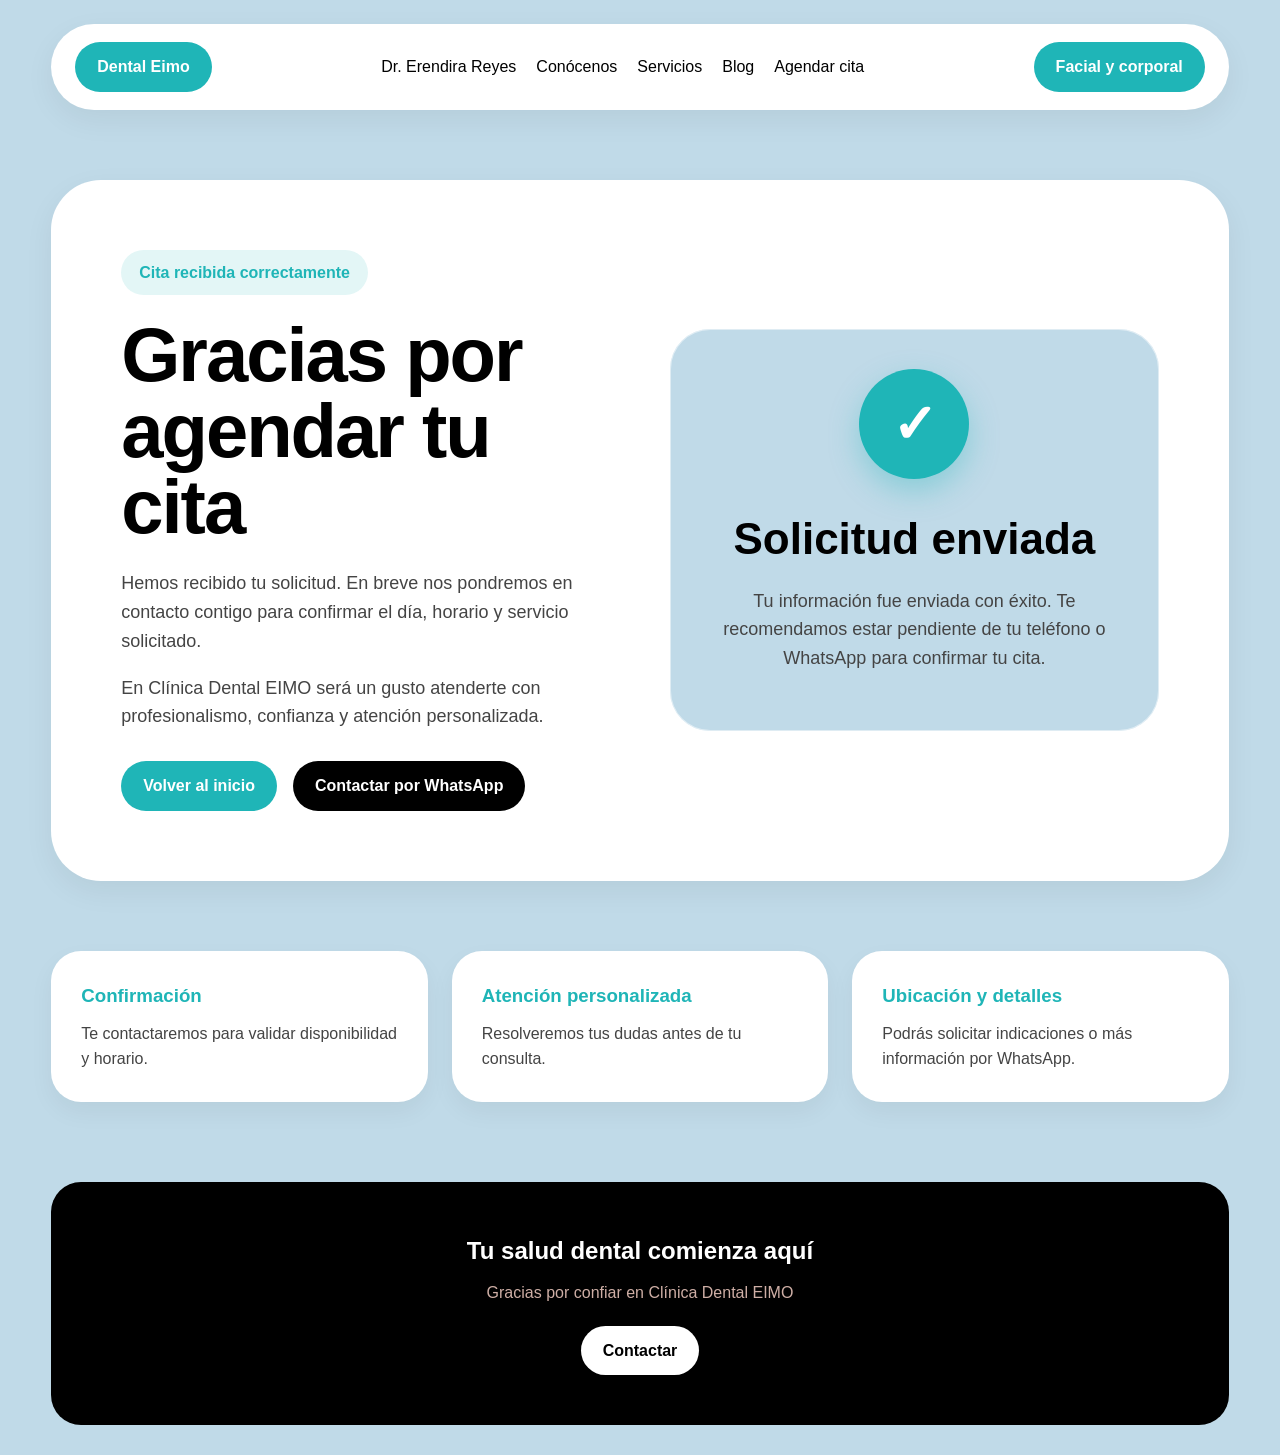
<file: Dagradecer.html>
<!DOCTYPE html>
<html lang="es">
<head>
<meta charset="UTF-8">
<meta name="viewport" content="width=device-width, initial-scale=1.0">
<title>Gracias por agendar | Clínica Dental EIMO</title>

<style>
:root {
  --primary: #84bac9;
  --secondary: #ceaea5;
  --accent: #1fb5b7;
  --light: #c0dae8;
  --dark: #000000;
  --white: #ffffff;
}

* {
  margin: 0;
  padding: 0;
  box-sizing: border-box;
}

body {
  font-family: Inter, Arial, sans-serif;
  background: var(--light);
  color: var(--dark);
  line-height: 1.6;
  overflow-x: hidden;
}

/* NAVBAR */
.navbar {
  width: 92%;
  margin: 24px auto;
  padding: 18px 24px;
  background: var(--white);
  border-radius: 50px;
  display: flex;
  justify-content: space-between;
  box-shadow: 0 10px 30px rgba(0,0,0,0.06);
  align-items: center;
  gap: 20px;
  flex-wrap: wrap;
}

nav {
  display: flex;
  gap: 20px;
  flex-wrap: wrap;
  justify-content: center;
}

nav a {
  text-decoration: none;
  color: var(--dark);
  font-weight: 500;
}

/* BOTONES */
.btn {
  background: var(--accent);
  color: var(--white);
  padding: 12px 22px;
  border-radius: 30px;
  text-decoration: none;
  font-weight: 600;
  border: none;
  cursor: pointer;
  display: inline-flex;
  justify-content: center;
  align-items: center;
  text-align: center;
  transition: 0.3s ease;
}

.btn:hover {
  opacity: 0.9;
  transform: translateY(-3px);
}

/* HERO GRACIAS */
.thanks {
  width: 92%;
  min-height: 620px;
  margin: 70px auto;
  padding: 70px;
  background: var(--white);
  border-radius: 50px;
  display: grid;
  grid-template-columns: 1fr 1fr;
  gap: 60px;
  align-items: center;
  box-shadow: 0 10px 30px rgba(0,0,0,0.06);
}

.thanks-content span {
  display: inline-block;
  background: rgba(31, 181, 183, 0.12);
  color: var(--accent);
  padding: 10px 18px;
  border-radius: 30px;
  font-weight: 700;
  margin-bottom: 22px;
}

.thanks h1 {
  font-size: clamp(38px, 6vw, 76px);
  line-height: 1;
  letter-spacing: -2px;
  margin-bottom: 24px;
}

.thanks p {
  color: #444;
  font-size: 18px;
  margin-bottom: 18px;
}

.actions {
  display: flex;
  gap: 16px;
  flex-wrap: wrap;
  margin-top: 30px;
}

.btn.secondary {
  background: var(--dark);
  color: var(--white);
}

/* CARD */
.confirmation-card {
  background: var(--light);
  border-radius: 40px;
  padding: 40px;
  text-align: center;
  box-shadow: inset 0 0 0 1px rgba(255,255,255,0.5);
}

.check {
  width: 110px;
  height: 110px;
  margin: 0 auto 25px;
  background: var(--accent);
  color: var(--white);
  border-radius: 50%;
  display: flex;
  align-items: center;
  justify-content: center;
  font-size: 54px;
  font-weight: 800;
  box-shadow: 0 12px 30px rgba(31,181,183,0.35);
}

.confirmation-card h2 {
  font-size: clamp(28px, 4vw, 44px);
  margin-bottom: 12px;
}

.confirmation-card p {
  color: #444;
}

/* INFO */
.info {
  width: 92%;
  margin: 70px auto;
  display: grid;
  grid-template-columns: repeat(auto-fit, minmax(260px, 1fr));
  gap: 24px;
}

.info-card {
  background: var(--white);
  padding: 30px;
  border-radius: 30px;
  box-shadow: 0 10px 25px rgba(0,0,0,0.05);
}

.info-card h3 {
  color: var(--accent);
  margin-bottom: 10px;
}

.info-card p {
  color: #444;
}

/* FOOTER */
footer {
  width: 92%;
  margin: 80px auto 30px;
  background: var(--dark);
  color: var(--white);
  padding: 50px;
  border-radius: 30px;
  text-align: center;
}

footer p {
  color: var(--secondary);
  margin-top: 10px;
  margin-bottom: 20px;
}

footer .btn {
  background: var(--white);
  color: var(--dark);
}

/* RESPONSIVE */
@media (max-width: 900px) {

  .navbar {
    flex-direction: column;
    gap: 20px;
    border-radius: 30px;
  }

  .thanks {
    grid-template-columns: 1fr;
    padding: 40px 28px;
    border-radius: 35px;
    margin-top: 45px;
  }

  .actions {
    flex-direction: column;
  }

  .btn {
    width: 100%;
  }
}

@media (max-width: 480px) {

  .thanks {
    width: 95%;
    padding: 32px 22px;
  }

  .thanks p {
    font-size: 15px;
  }

  .confirmation-card {
    padding: 28px;
    border-radius: 28px;
  }

  .check {
    width: 86px;
    height: 86px;
    font-size: 42px;
  }

  footer {
    width: 95%;
    padding: 35px 24px;
  }
}
</style>
</head>

<body>

<!-- NAVBAR -->
<div class="navbar">

  <a class="btn" href="index.html">Dental Eimo</a>

  <nav>
    <a href="Ddentista.html">Dr. Erendira Reyes</a>
    <a href="Dconocenos.html">Conócenos</a>
    <a href="Dservicios.html">Servicios</a>
    <a href="Dblog.html">Blog</a>
    <a href="Dagendarcita.html">Agendar cita</a>
  </nav>

  <a class="btn" href="FfacialCorporal.html">Facial y corporal</a>

</div>

<!-- GRACIAS -->
<section class="thanks">

  <div class="thanks-content">
    <span>Cita recibida correctamente</span>

    <h1>Gracias por agendar tu cita</h1>

    <p>
      Hemos recibido tu solicitud. En breve nos pondremos en contacto contigo
      para confirmar el día, horario y servicio solicitado.
    </p>

    <p>
      En Clínica Dental EIMO será un gusto atenderte con profesionalismo,
      confianza y atención personalizada.
    </p>

    <div class="actions">
      <a href="index.html" class="btn">Volver al inicio</a>
      <a href="https://w.app/zdmcqv" class="btn secondary">Contactar por WhatsApp</a>
    </div>
  </div>

  <div class="confirmation-card">
    <div class="check">✓</div>
    <h2>Solicitud enviada</h2>
    <p>
      Tu información fue enviada con éxito. Te recomendamos estar pendiente
      de tu teléfono o WhatsApp para confirmar tu cita.
    </p>
  </div>

</section>

<!-- INFORMACIÓN -->
<section class="info">

  <div class="info-card">
    <h3>Confirmación</h3>
    <p>Te contactaremos para validar disponibilidad y horario.</p>
  </div>

  <div class="info-card">
    <h3>Atención personalizada</h3>
    <p>Resolveremos tus dudas antes de tu consulta.</p>
  </div>

  <div class="info-card">
    <h3>Ubicación y detalles</h3>
    <p>Podrás solicitar indicaciones o más información por WhatsApp.</p>
  </div>

</section>

<!-- FOOTER -->
<footer>

  <h2>Tu salud dental comienza aquí</h2>

  <p>
    Gracias por confiar en Clínica Dental EIMO
  </p>

  <a href="https://w.app/zdmcqv" class="btn">
    Contactar
  </a>

</footer>

</body>
</html>
</file>
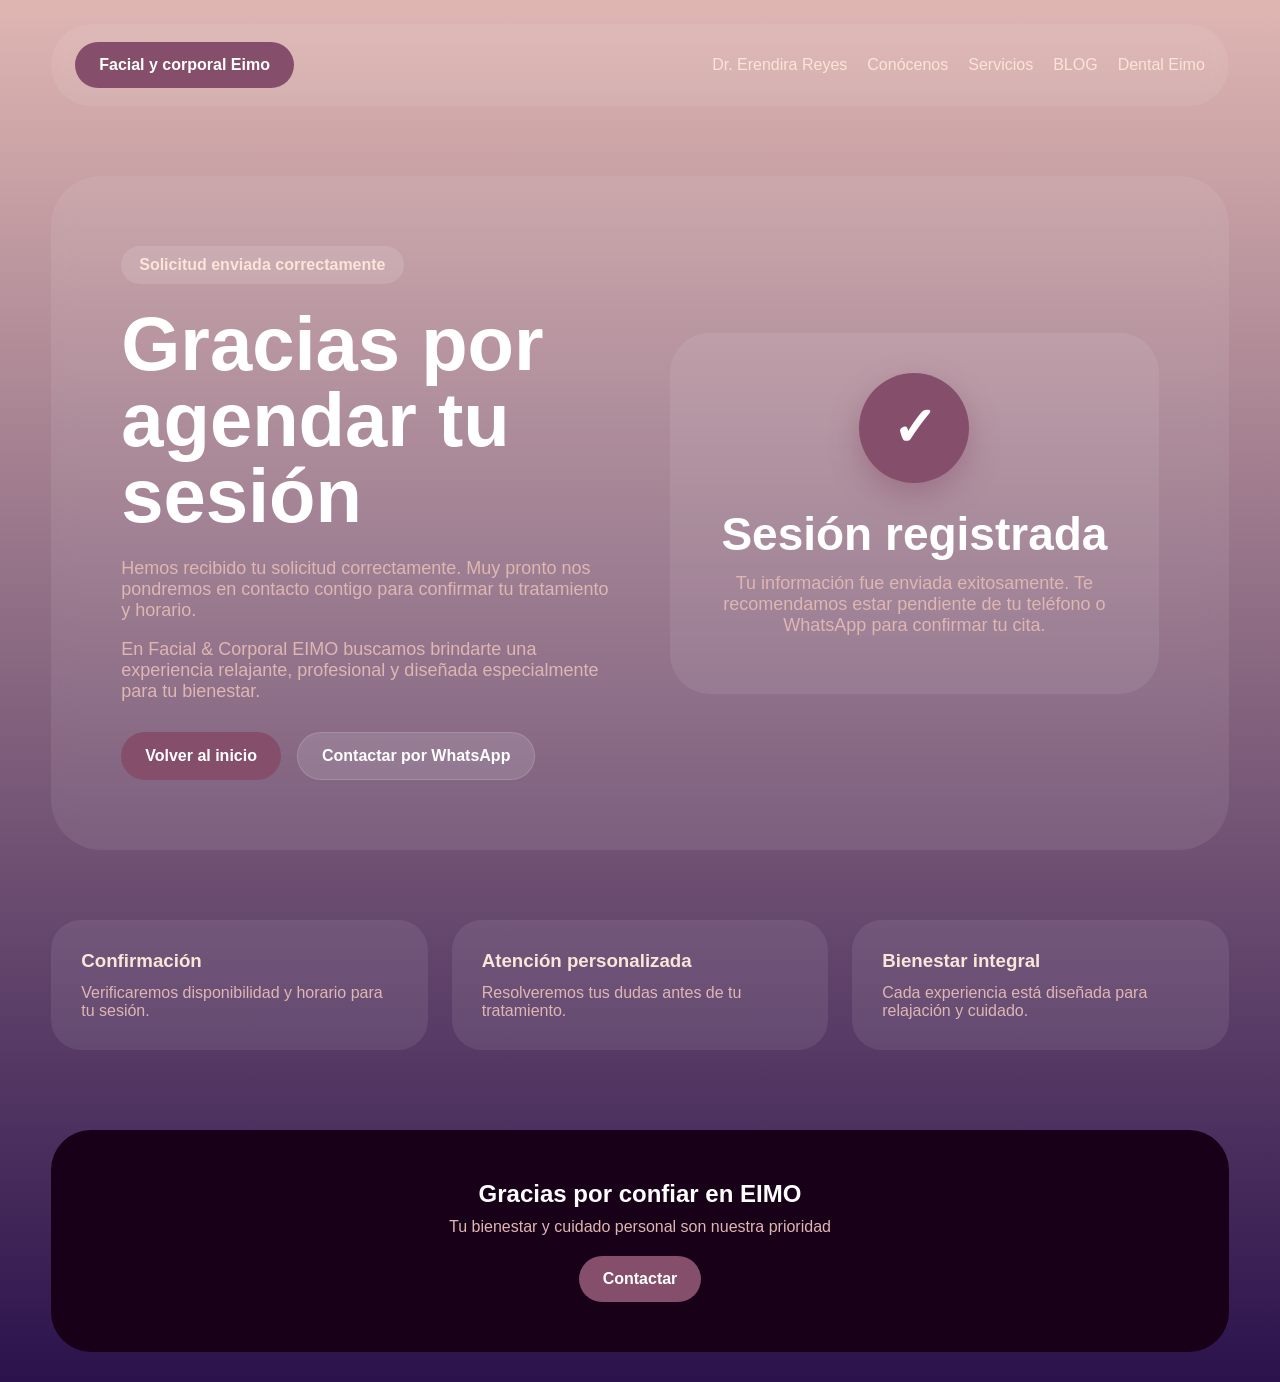
<file: Fagardecer.html>
<!DOCTYPE html>
<html lang="es">
<head>
<meta charset="UTF-8">
<meta name="viewport" content="width=device-width, initial-scale=1.0">
<title>Gracias por agendar | Facial & Corporal EIMO</title>

<style>
:root {
  --dark: #190019;
  --primary: #2B124C;
  --secondary: #522B5B;
  --accent: #854F6C;
  --soft: #DFB6B2;
  --light: #FBE4D8;
}

* {
  margin: 0;
  padding: 0;
  box-sizing: border-box;
}

body {
  font-family: Inter, Arial, sans-serif;
  background: linear-gradient(180deg, var(--soft), var(--primary));
  color: white;
  overflow-x: hidden;
}

/* NAV */
.navbar {
  width: 92%;
  margin: 24px auto;
  padding: 18px 24px;
  background: rgba(255,255,255,0.08);
  backdrop-filter: blur(10px);
  border-radius: 50px;
  display: flex;
  justify-content: space-between;
  align-items: center;
  gap: 20px;
  flex-wrap: wrap;
}

nav {
  display: flex;
  gap: 20px;
  flex-wrap: wrap;
  justify-content: center;
}

nav a {
  color: var(--light);
  text-decoration: none;
  font-weight: 500;
}

/* BOTONES */
.btn {
  background: var(--accent);
  color: white;
  padding: 14px 24px;
  border-radius: 30px;
  text-decoration: none;
  font-weight: 600;
  display: inline-flex;
  align-items: center;
  justify-content: center;
  transition: 0.3s ease;
}

.btn:hover {
  transform: translateY(-3px);
}

.btn.secondary {
  background: rgba(255,255,255,0.12);
  border: 1px solid rgba(255,255,255,0.15);
}

/* HERO */
.thanks {
  width: 92%;
  min-height: 620px;
  margin: 70px auto;
  padding: 70px;
  border-radius: 50px;
  background: rgba(255,255,255,0.08);
  backdrop-filter: blur(10px);

  display: grid;
  grid-template-columns: 1fr 1fr;
  gap: 60px;
  align-items: center;
}

.badge {
  display: inline-block;
  background: rgba(255,255,255,0.12);
  color: var(--light);
  padding: 10px 18px;
  border-radius: 30px;
  margin-bottom: 22px;
  font-weight: 700;
}

.thanks h1 {
  font-size: clamp(38px, 6vw, 76px);
  line-height: 1;
  margin-bottom: 24px;
}

.thanks p {
  color: var(--soft);
  font-size: 18px;
  margin-bottom: 18px;
}

.actions {
  display: flex;
  gap: 16px;
  flex-wrap: wrap;
  margin-top: 30px;
}

/* CARD */
.confirmation-card {
  background: rgba(255,255,255,0.08);
  border-radius: 40px;
  padding: 40px;
  text-align: center;
}

.check {
  width: 110px;
  height: 110px;
  margin: 0 auto 24px;
  background: var(--accent);
  border-radius: 50%;
  display: flex;
  justify-content: center;
  align-items: center;
  font-size: 54px;
  font-weight: bold;
  box-shadow: 0 12px 30px rgba(133,79,108,0.45);
}

.confirmation-card h2 {
  font-size: clamp(28px, 4vw, 46px);
  margin-bottom: 12px;
}

.confirmation-card p {
  color: var(--soft);
}

/* INFO */
.info {
  width: 92%;
  margin: 70px auto;
  display: grid;
  grid-template-columns: repeat(auto-fit, minmax(260px, 1fr));
  gap: 24px;
}

.info-card {
  background: rgba(255,255,255,0.08);
  padding: 30px;
  border-radius: 30px;
  transition: 0.3s ease;
}

.info-card:hover {
  transform: translateY(-8px);
}

.info-card h3 {
  color: var(--light);
  margin-bottom: 12px;
}

.info-card p {
  color: var(--soft);
}

/* FOOTER */
footer {
  width: 92%;
  margin: 80px auto 30px;
  padding: 50px;
  border-radius: 40px;
  background: var(--dark);
  text-align: center;
}

footer h2 {
  margin-bottom: 10px;
}

footer p {
  color: var(--soft);
  margin-bottom: 20px;
}

/* RESPONSIVE */
@media (max-width: 900px) {

  .navbar {
    flex-direction: column;
    border-radius: 30px;
  }

  .thanks {
    grid-template-columns: 1fr;
    padding: 40px 28px;
    border-radius: 35px;
  }

  .actions {
    flex-direction: column;
  }

  .btn {
    width: 100%;
  }
}

@media (max-width: 480px) {

  .thanks {
    width: 95%;
    padding: 30px 22px;
  }

  .thanks p {
    font-size: 15px;
  }

  .confirmation-card {
    padding: 28px;
    border-radius: 28px;
  }

  .check {
    width: 86px;
    height: 86px;
    font-size: 42px;
  }

  footer {
    width: 95%;
    padding: 35px 24px;
  }
}
</style>
</head>

<body>

<!-- NAV -->
<div class="navbar">

  <a class="btn" href="FfacialCorporal.html">
    Facial y corporal Eimo
  </a>

  <nav>
    <a href="Ferendira.html">Dr. Erendira Reyes</a>
    <a href="Fconocefacial.html">Conócenos</a>
    <a href="Fservicios.html">Servicios</a>
    <a href="Fredesfacial.html">BLOG</a>
    <a href="index.html">Dental Eimo</a>
  </nav>

</div>

<!-- HERO -->
<section class="thanks">

  <div>

    <div class="badge">
      Solicitud enviada correctamente
    </div>

    <h1>Gracias por agendar tu sesión</h1>

    <p>
      Hemos recibido tu solicitud correctamente.
      Muy pronto nos pondremos en contacto contigo
      para confirmar tu tratamiento y horario.
    </p>

    <p>
      En Facial & Corporal EIMO buscamos brindarte
      una experiencia relajante, profesional y diseñada
      especialmente para tu bienestar.
    </p>

    <div class="actions">
      <a href="FfacialCorporal.html" class="btn">
        Volver al inicio
      </a>

      <a href="https://w.app/zdmcqv" class="btn secondary">
        Contactar por WhatsApp
      </a>
    </div>

  </div>

  <!-- CARD -->
  <div class="confirmation-card">

    <div class="check">✓</div>

    <h2>Sesión registrada</h2>

    <p>
      Tu información fue enviada exitosamente.
      Te recomendamos estar pendiente de tu teléfono
      o WhatsApp para confirmar tu cita.
    </p>

  </div>

</section>

<!-- INFO -->
<section class="info">

  <div class="info-card">
    <h3>Confirmación</h3>
    <p>
      Verificaremos disponibilidad y horario para tu sesión.
    </p>
  </div>

  <div class="info-card">
    <h3>Atención personalizada</h3>
    <p>
      Resolveremos tus dudas antes de tu tratamiento.
    </p>
  </div>

  <div class="info-card">
    <h3>Bienestar integral</h3>
    <p>
      Cada experiencia está diseñada para relajación y cuidado.
    </p>
  </div>

</section>

<!-- FOOTER -->
<footer>

  <h2>Gracias por confiar en EIMO</h2>

  <p>
    Tu bienestar y cuidado personal son nuestra prioridad
  </p>

  <a href="https://w.app/zdmcqv" class="btn">
    Contactar
  </a>

</footer>

</body>
</html>
</file>
